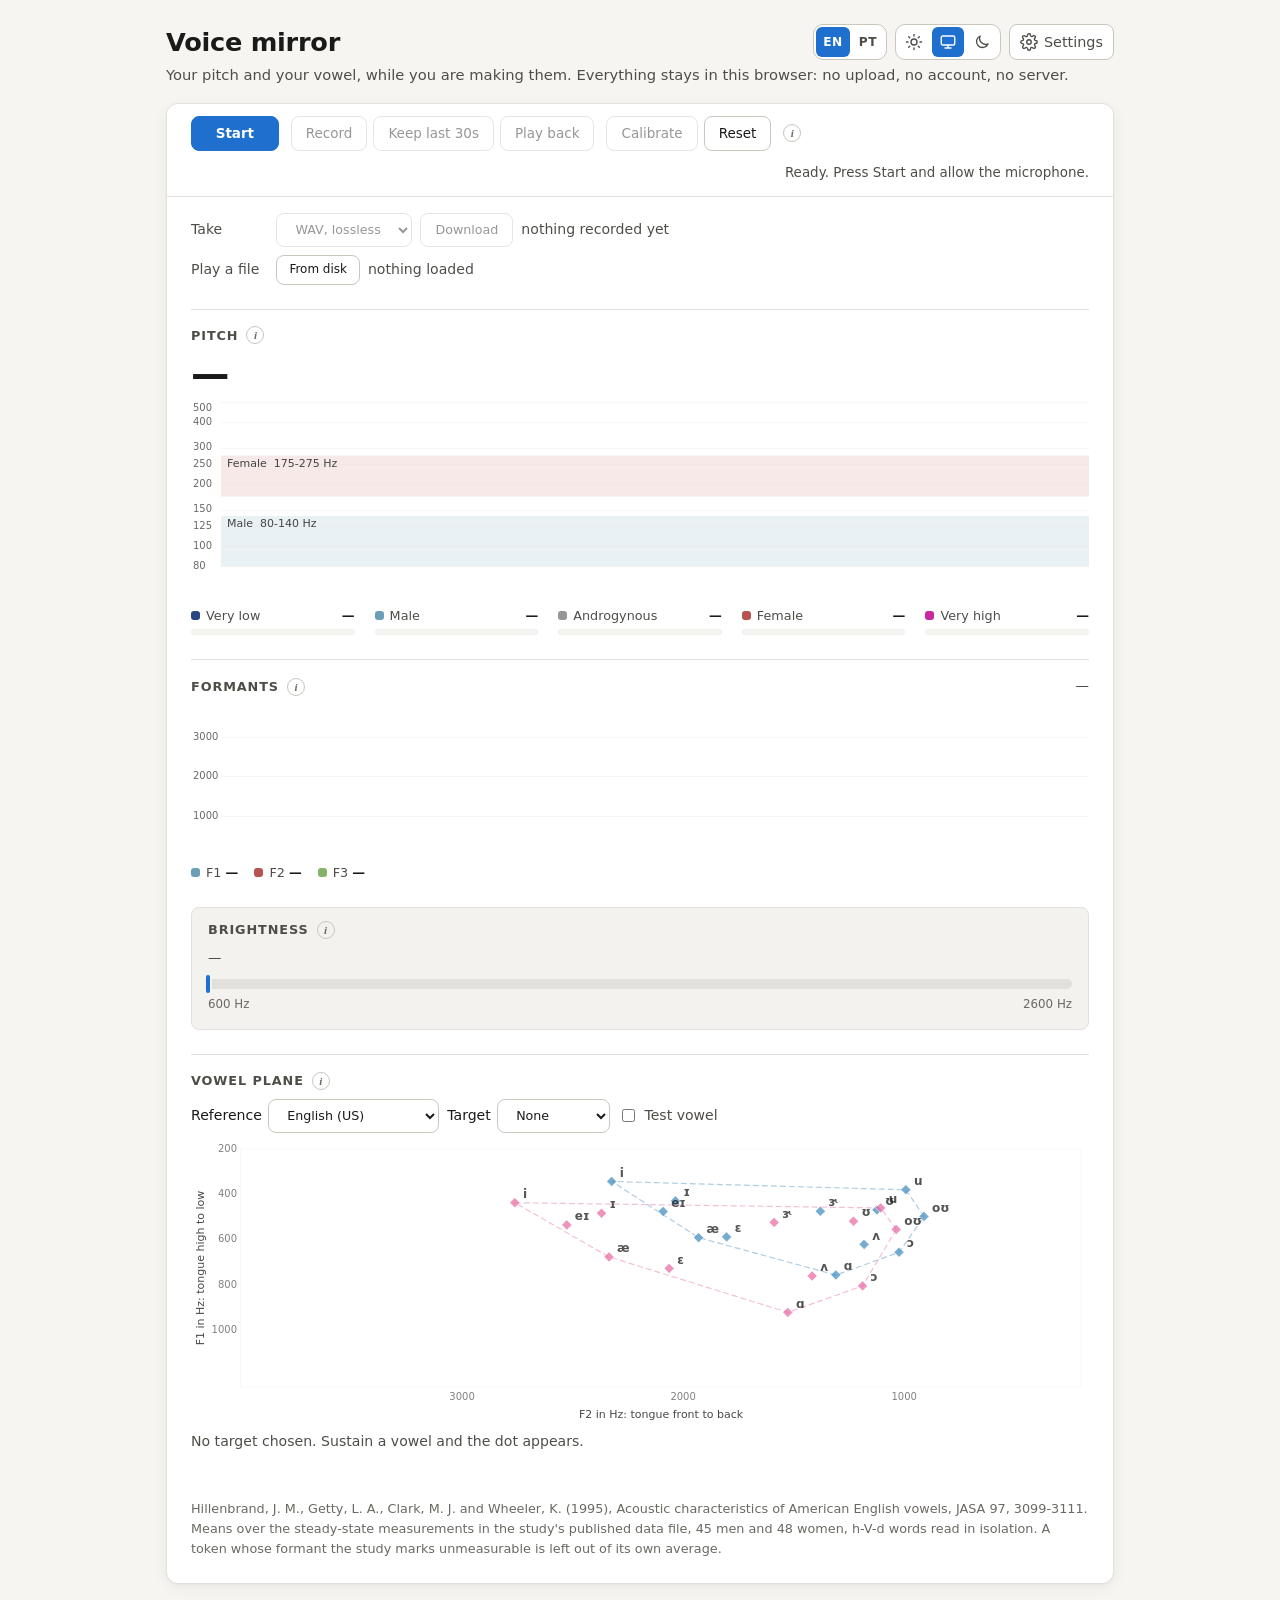
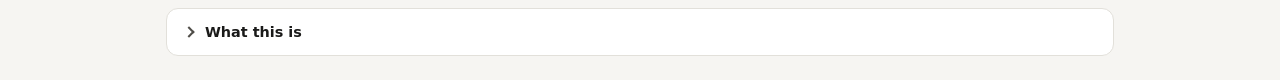
<file: index.html>
<!DOCTYPE html>
<html lang="en">
<head>
<meta charset="utf-8">
<meta name="viewport" content="width=device-width, initial-scale=1">
<title data-i18n="h.title">Voice mirror</title>
<meta name="description" data-i18n-attr="content:h.description" content="A browser mirror for your voice: pitch, brightness and vowel, live, with nothing leaving the machine.">
<!-- A drawn badge, not a bare emoji glyph: an emoji takes the colour of
     whatever is behind it, and it vanished into a dark tab bar. SVG first,
     PNG for Safari and for the home screen. -->
<link rel="icon" href="icon.svg" type="image/svg+xml">
<link rel="icon" href="icon-32.png" sizes="32x32" type="image/png">
<link rel="apple-touch-icon" href="icon-180.png">
<!-- Link previews. Read by whatever fetches the link, which runs no script, so
     they stay in English. -->
<meta name="theme-color" content="#f6f5f2" media="(prefers-color-scheme: light)">
<meta name="theme-color" content="#111110" media="(prefers-color-scheme: dark)">
<meta property="og:type" content="website">
<meta property="og:site_name" content="Voice mirror">
<meta property="og:locale" content="en_GB">
<meta property="og:locale:alternate" content="pt_BR">
<meta name="twitter:card" content="summary_large_image">
<meta property="og:title" content="Voice mirror">
<meta property="og:description" content="Your pitch and your vowel, live, in the browser. No upload, no account, no server.">
<!-- Absolute, and the address the site is served from: a preview is fetched by
     something that has no page to resolve a relative URL against. -->
<meta property="og:url" content="https://vexoulz.github.io/voice-mirror/">
<link rel="canonical" href="https://vexoulz.github.io/voice-mirror/">
<meta property="og:image" content="https://vexoulz.github.io/voice-mirror/preview.png">
<meta property="og:image:width" content="2400">
<meta property="og:image:height" content="1260">
<meta property="og:image:alt" content="The vowel plane: reference vowels of Portuguese, with a path traced across them and the voice dot on a.">
<meta name="twitter:image" content="https://vexoulz.github.io/voice-mirror/preview.png">
<!-- version:start. Written by tools/stamp.mjs; edit that, not this. -->
<link rel="stylesheet" href="app.css?v=202609171718">
<script type="importmap">
{
  "imports": {
    "./js/audio.js": "./js/audio.js?v=202609171718",
    "./js/constants.js": "./js/constants.js?v=202609171718",
    "./js/draw.js": "./js/draw.js?v=202609171718",
    "./js/dsp.js": "./js/dsp.js?v=202609171718",
    "./js/i18n.js": "./js/i18n.js?v=202609171718",
    "./js/lang/en.js": "./js/lang/en.js?v=202609171718",
    "./js/lang/pt.js": "./js/lang/pt.js?v=202609171718",
    "./js/main.js": "./js/main.js?v=202609171718",
    "./js/markdown.js": "./js/markdown.js?v=202609171718",
    "./js/reference-page.js": "./js/reference-page.js?v=202609171718",
    "./js/reference.js": "./js/reference.js?v=202609171718",
    "./js/save.js": "./js/save.js?v=202609171718",
    "./js/settings.js": "./js/settings.js?v=202609171718",
    "./js/synth.js": "./js/synth.js?v=202609171718",
    "./js/ui.js": "./js/ui.js?v=202609171718",
    "./js/version.js": "./js/version.js?v=202609171718",
    "./js/wav.js": "./js/wav.js?v=202609171718"
  }
}
</script>
<!-- version:end -->
</head>
<body>

<!--
  The English on this page is the English: js/i18n.js reads it back out of
  the markup for any element marked data-i18n, and js/lang/pt.js holds the
  Portuguese for the same keys.
-->

<header class="head">
  <h1 data-i18n="h.title">Voice mirror</h1>
  <div class="head-tools">
    <div id="lang" class="theme-switch lang-switch" role="radiogroup" aria-label="Language"
         data-i18n-attr="aria-label:h.language">
      <label class="seg" title="English">
        <input type="radio" name="lang" value="en" aria-label="English"><span lang="en">EN</span>
      </label>
      <label class="seg" title="Português">
        <input type="radio" name="lang" value="pt" aria-label="Português"><span lang="pt-BR">PT</span>
      </label>
    </div>

    <!-- System is the default and sits in the middle: light and dark are the
         two overrides either side of it. -->
    <div id="theme" class="theme-switch" role="radiogroup" aria-label="Theme"
         data-i18n-attr="aria-label:h.theme">
      <label class="seg" title="Light" data-i18n-attr="title:h.light">
        <input type="radio" name="theme" value="light" aria-label="Light theme"
               data-i18n-attr="aria-label:h.lightTheme">
        <svg viewBox="0 0 24 24" aria-hidden="true"><circle cx="12" cy="12" r="4"/><path d="M12 2v2M12 20v2M4.9 4.9l1.4 1.4M17.7 17.7l1.4 1.4M2 12h2M20 12h2M4.9 19.1l1.4-1.4M17.7 6.3l1.4-1.4"/></svg>
      </label>
      <label class="seg" title="Follow the system" data-i18n-attr="title:h.system">
        <input type="radio" name="theme" value="system" aria-label="Follow the system theme" checked
               data-i18n-attr="aria-label:h.systemTheme">
        <svg viewBox="0 0 24 24" aria-hidden="true"><rect x="3" y="4" width="18" height="12" rx="2"/><path d="M8 20h8M12 16v4"/></svg>
      </label>
      <label class="seg" title="Dark" data-i18n-attr="title:h.dark">
        <input type="radio" name="theme" value="dark" aria-label="Dark theme"
               data-i18n-attr="aria-label:h.darkTheme">
        <svg viewBox="0 0 24 24" aria-hidden="true"><path d="M20 14.5A8 8 0 0 1 9.5 4a8 8 0 1 0 10.5 10.5z"/></svg>
      </label>
    </div>

    <details id="settings" class="settings">
      <summary class="tool" aria-label="Settings" title="Settings"
               data-i18n-attr="aria-label:h.settings,title:h.settings">
        <svg viewBox="0 0 24 24" aria-hidden="true"><circle cx="12" cy="12" r="3"/><path d="M19.4 15a1.7 1.7 0 0 0 .3 1.8l.1.1a2 2 0 1 1-2.8 2.8l-.1-.1a1.7 1.7 0 0 0-1.8-.3 1.7 1.7 0 0 0-1 1.5V21a2 2 0 1 1-4 0v-.1a1.7 1.7 0 0 0-1.1-1.5 1.7 1.7 0 0 0-1.8.3l-.1.1a2 2 0 1 1-2.8-2.8l.1-.1a1.7 1.7 0 0 0 .3-1.8 1.7 1.7 0 0 0-1.5-1H3a2 2 0 1 1 0-4h.1a1.7 1.7 0 0 0 1.5-1.1 1.7 1.7 0 0 0-.3-1.8l-.1-.1a2 2 0 1 1 2.8-2.8l.1.1a1.7 1.7 0 0 0 1.8.3H9a1.7 1.7 0 0 0 1-1.5V3a2 2 0 1 1 4 0v.1a1.7 1.7 0 0 0 1 1.5 1.7 1.7 0 0 0 1.8-.3l.1-.1a2 2 0 1 1 2.8 2.8l-.1.1a1.7 1.7 0 0 0-.3 1.8V9a1.7 1.7 0 0 0 1.5 1H21a2 2 0 1 1 0 4h-.1a1.7 1.7 0 0 0-1.5 1z"/></svg>
        <span class="tool-label" data-i18n="h.settings">Settings</span>
      </summary>
      <div class="settings-panel">
        <div class="settings-top">
          <h2 data-i18n="h.settings">Settings</h2>
          <button type="button" id="setClose" class="ghost" data-i18n="h.done">Done</button>
        </div>

        <section>
          <h3 data-i18n="h.show">Show</h3>
          <div id="panels" class="panel-bar"></div>
        </section>

        <section>
          <div class="sec-head">
            <h3 data-i18n="h.bands">Pitch bands</h3>
            <button type="button" class="info" aria-expanded="false" aria-controls="info-bands"
                    aria-label="About pitch bands" data-i18n-attr="aria-label:h.bandsAbout">i</button>
          </div>
          <div id="info-bands" class="info-text" hidden data-i18n="h.bandsInfo">
            <p>The ranges the pitch panel counts your voiced time against, each on its own. Bands may
              overlap, so their shares can add up to more than 100%. Untick Shade to keep a band off the
              trace while it still counts, and tick the box below to also see the time inside no band.</p>
            <p>They are a reference, not a target. Use your clinician's if they differ. Changes apply as
              you type, and the whole session is recounted against the new bands.</p>
          </div>
          <div id="bands" class="bands"></div>
          <label class="check"><input type="checkbox" id="showOutside">
            <span data-i18n="h.showOutside">Show time outside every band</span></label>
          <div class="bar">
            <button id="bandAdd" class="ghost" data-i18n="h.bandAdd">Add a band</button>
            <button id="bandReset" class="ghost" data-i18n="h.bandReset">Back to the shipped bands</button>
          </div>
        </section>

        <section>
          <div class="sec-head">
            <h3 data-i18n="h.ref">Reference vowels</h3>
            <button type="button" class="info" aria-expanded="false" aria-controls="info-ref"
                    aria-label="About reference vowels" data-i18n-attr="aria-label:h.refAbout">i</button>
          </div>
          <div id="info-ref" class="info-text" hidden data-i18n="h.refInfo">
            <p>The diamonds on the vowel plane and the entries in Target. Load a JSON file to use your
              own: your clinician's values, another language, or your own practice sentences.</p>
            <p>It is read here and saved in this browser, never uploaded. The format is on
              <a href="reference.html">the reference page</a>, beside the two shipped sets to read or
              download as a starting point. You can also drop the file anywhere on this page.</p>
          </div>
          <div class="bar">
            <input type="file" id="pickRef" accept="application/json,.json" hidden>
            <button id="pickRefBtn" class="ghost" data-i18n="h.refLoad">Load reference</button>
            <button id="refReset" class="ghost" disabled data-i18n="h.refReset">Back to the shipped reference</button>
            <a class="ghost-link" href="reference.html" data-i18n="h.refView">View the shipped references</a>
            <span id="refName" class="dim"></span>
          </div>
        </section>

        <section>
          <div class="sec-head">
            <h3 data-i18n="h.these">These settings</h3>
            <button type="button" class="info" aria-expanded="false" aria-controls="info-settings"
                    aria-label="Where settings are kept" data-i18n-attr="aria-label:h.theseAbout">i</button>
          </div>
          <div id="info-settings" class="info-text" hidden data-i18n="h.theseInfo">
            <p>Everything above lives in this browser and nowhere else. It does not follow you to another
              machine, and clearing site data clears it. Export is how you move it, and how you keep a
              copy. Nothing about your voice is ever in it.</p>
          </div>
          <div class="bar">
            <button id="setExport" class="ghost" data-i18n="h.export">Export settings</button>
            <input type="file" id="setImportFile" accept="application/json,.json" hidden>
            <button id="setImport" class="ghost" data-i18n="h.import">Import settings</button>
            <button id="setReset" class="ghost" data-i18n="h.resetAll">Reset everything</button>
          </div>
        </section>
      </div>
    </details>
  </div>
  <p class="sub" data-i18n="h.sub">Your pitch and your vowel, while you are making them. Everything stays in this
    browser: no upload, no account, no server.</p>
</header>

<noscript><p class="warn">This page is all JavaScript. With it off there is nothing here.</p></noscript>
<p id="insecure" class="warn" hidden data-i18n="h.insecure">This page is not on a secure origin, so the browser will not
  give it a microphone. Open it over https, or from localhost.</p>

<!--
  Every explanation on the page sits behind a small (i) button rather than in a
  hover tooltip: a tooltip does not exist on a touch screen, and a paragraph
  under every panel is more than anyone reads while speaking. ui.js wires any
  .info button to the element its aria-controls names.
-->

<main class="card">
  <div class="bar controls">
    <button id="start" class="primary">Start</button>
    <div class="group" role="group" aria-label="Takes" data-i18n-attr="aria-label:h.takes">
      <button id="rec" disabled>Record</button>
      <button id="keep" disabled data-i18n="h.keep">Keep last 30s</button>
      <button id="play" disabled>Play back</button>
    </div>
    <div class="group" role="group" aria-label="Session" data-i18n-attr="aria-label:h.session">
      <button id="cal" disabled data-i18n="h.cal">Calibrate</button>
      <button id="reset" data-i18n="h.reset">Reset</button>
    </div>
    <button type="button" class="info" aria-expanded="false" aria-controls="info-controls"
            aria-label="What these buttons do" data-i18n-attr="aria-label:h.controlsAbout">i</button>
    <span id="status" class="status" role="status" aria-live="polite"></span>
  </div>
  <div id="info-controls" class="info-text" hidden data-i18n="h.controlsInfo">
    <p><b>Start</b> opens the microphone and begins showing your voice. <b>Stop</b> closes it again.</p>
    <p><b>Record</b> captures a take you can download, as lossless WAV or as a smaller compressed file.</p>
    <p><b>Keep last 30s</b> turns the last thirty seconds the microphone heard into a take, even if
      Record was off. It still works after you press Stop, so a phrase you only realise was good
      afterwards is not lost. It is WAV only.</p>
    <p><b>Play back</b> runs the loaded take or file through the same analysis, so everything moves
      as it did live, without the room adding to it.</p>
    <p><b>Calibrate</b> listens to your room for a few seconds, staying quiet, and sets how loud a
      sound has to be before it counts as voice. Use it if the trace picks up background noise, or
      misses a quiet voice.</p>
    <p><b>Reset</b> clears every figure on screen. Recordings and loaded files are kept.</p>
  </div>

  <div class="io">
    <div class="bar sub-bar">
      <span class="label" data-i18n="h.take">Take</span>
      <select id="format" disabled aria-label="Download format" data-i18n-attr="aria-label:h.format">
        <option value="wav" data-i18n="h.wav">WAV, lossless</option>
        <option value="webm" data-i18n="h.webm">Compressed</option>
      </select>
      <button id="download" disabled data-i18n="h.download">Download</button>
      <span id="take" class="dim">nothing recorded yet</span>
    </div>

    <div class="bar sub-bar">
      <span class="label" data-i18n="h.playFile">Play a file</span>
      <input type="file" id="pick" accept="audio/*,video/*" hidden>
      <button id="pickBtn" class="ghost" data-i18n="h.fromDisk">From disk</button>
      <span id="clip" class="dim">nothing loaded</span>
    </div>
  </div>

  <section class="panel" data-panel="pitch" aria-labelledby="h-pitch">
    <div class="panel-head">
      <h2 id="h-pitch" data-i18n="h.pitch">Pitch</h2>
      <button type="button" class="info" aria-expanded="false" aria-controls="info-pitch"
              aria-label="About the pitch panel" data-i18n-attr="aria-label:h.pitchAbout">i</button>
    </div>
    <div id="info-pitch" class="info-text" hidden data-i18n="h.pitchInfo">
      <p>The line is your pitch over the last ten seconds, on a scale that gives each octave the
        same height. Gaps are silence, or a consonant with no voice in it: the page draws a gap
        rather than guessing.</p>
      <p>The shaded areas are reference bands, which you can change in Settings. The meters
        underneath show how much of your voiced time this session fell inside each band. Bands can
        overlap, so the shares can add up to more than 100%. Settings can add a meter for the time
        inside none of them.</p>
    </div>
    <div class="readout">
      <span id="now" class="big">—</span>
      <span id="median" class="dim"></span>
    </div>
    <canvas id="trace" height="190" role="img" data-i18n-attr="aria-label:h.traceLabel"
            aria-label="Your pitch over the last ten seconds, against the reference bands. The current value and median are shown in text above."></canvas>
    <div id="share" class="share-list"></div>
  </section>

  <section class="panel" data-panel="formants" aria-labelledby="h-formants">
    <div class="panel-head">
      <h2 id="h-formants" data-i18n="h.formants">Formants</h2>
      <button type="button" class="info" aria-expanded="false" aria-controls="info-formants"
              aria-label="About the formants panel" data-i18n-attr="aria-label:h.formantsAbout">i</button>
      <span id="formantNow" class="meta">—</span>
    </div>
    <div id="info-formants" class="info-text" hidden data-i18n="h.formantsInfo">
      <p>The first three resonances of your vocal tract, over the same ten seconds as the pitch.
        F1 moves mostly with how open your jaw is, F2 with how far forward your tongue sits, and F3
        with the rest of the tract.</p>
      <p>These are raw frame-by-frame estimates, so they show the movement between vowels that the
        vowel plane below deliberately ignores. Gaps are unvoiced.</p>
    </div>
    <canvas id="formants" height="150" role="img" data-i18n-attr="aria-label:h.formantsLabel"
            aria-label="F1, F2 and F3 over the last ten seconds. The latest values and session medians are shown in text."></canvas>
    <div id="formantKey" class="legend"></div>
  </section>

  <div class="stat-grid">
    <section class="panel" data-panel="bright" aria-labelledby="h-bright">
      <div class="panel-head">
        <h2 id="h-bright" data-i18n="h.bright">Brightness</h2>
        <button type="button" class="info" aria-expanded="false" aria-controls="info-bright"
                aria-label="About brightness" data-i18n-attr="aria-label:h.brightAbout">i</button>
        <span id="brightNum" class="meta">—</span>
      </div>
      <div id="info-bright" class="info-text" hidden data-i18n="h.brightInfo">
        <p>The spectral centroid: the balance point of your voice's energy, in Hz. A brighter, more
          forward sound moves it right; a darker one moves it left. It is what resonance exercises
          change, and a pitch trace says nothing about it.</p>
        <p>There is no target band here, because none is published. Watch which way it moves.</p>
      </div>
      <div id="brightBar" class="track"><div id="brightPin" class="pin"></div></div>
      <div class="scale"><span id="brightLo"></span><span id="brightMed"></span><span id="brightHi"></span></div>
    </section>

    <section class="panel" data-panel="intone" aria-labelledby="h-intone">
      <div class="panel-head">
        <h2 id="h-intone" data-i18n="h.intone">Intonation variability</h2>
        <button type="button" class="info" aria-expanded="false" aria-controls="info-intone"
                aria-label="About intonation variability" data-i18n-attr="aria-label:h.intoneAbout">i</button>
        <span id="intoneSess" class="meta">—</span>
      </div>
      <div id="info-intone" class="info-text" hidden data-i18n="h.intoneInfo">
        <p>How far your pitch moves, in semitones, over the last ten seconds. The session figure sits
          beside it. A flat delivery reads as masculine whatever its height.</p>
      </div>
      <div class="stat-row"><span id="intoneBig" class="mid">—</span><span class="dim" data-i18n="h.semitones">semitones</span></div>
    </section>

    <section class="panel" data-panel="vtl" aria-labelledby="h-vtl">
      <div class="panel-head">
        <h2 id="h-vtl" data-i18n="h.vtl">Vocal tract length</h2>
        <button type="button" class="info" aria-expanded="false" aria-controls="info-vtl"
                aria-label="About vocal tract length" data-i18n-attr="aria-label:h.vtlAbout">i</button>
        <span id="vtlSess" class="meta">—</span>
      </div>
      <div id="info-vtl" class="info-text" hidden data-i18n="h.vtlInfo">
        <p>Estimated from the spacing between F1 and F3, on held vowels only. It shortens when the
          larynx rises. It is an index for watching change, not an anatomy measurement.</p>
      </div>
      <div class="stat-row"><span id="vtlBig" class="mid">—</span><span class="dim">cm</span></div>
    </section>
  </div>

  <section class="panel" data-panel="plane" aria-labelledby="h-plane">
    <div class="panel-head">
      <h2 id="h-plane" data-i18n="h.plane">Vowel plane</h2>
      <button type="button" class="info" aria-expanded="false" aria-controls="info-plane"
              aria-label="How to read the vowel plane" data-i18n-attr="aria-label:h.planeAbout">i</button>
    </div>
    <div id="info-plane" class="info-text" hidden data-i18n="h.planeInfo">
      <p>Read it as a mouth facing left: up is a higher tongue, left is a fronter one. The green
        dot is the last vowel you held. It turns solid once the vowel holds still, and stays faint on
        consonants and transitions.</p>
      <p>The diamonds are published averages for women (pink) and men (blue) saying single words.
        Running speech sits inside them even when nothing about a voice differs, so read position
        and spread, not distance to a diamond.</p>
      <p>Pick a Target to see how far you are from both reference points for that vowel, and which
        way to move. Neither point is a goal the page chooses for you.</p>
      <p><b>Test vowel</b>: tick it, then click anywhere on the plane to hear a synthetic vowel with
        its F1 and F2 at that spot, or drag to hear it glide. It plays through the same analysis as a
        recording, but never into your session: your figures stay as they were.</p>
      <p>Without a pointer, type F1 and F2 into the boxes and press Play, or Enter in either box.
        A click or a glide fills the boxes with where it was.</p>
      <p>A click holds for a moment and ends by comparing what was asked with what the analysis
        heard, in the status line and as a green ring tied to the crosshair. A glide is not
        compared. Vocal tract sets F3 and above, so the vocal tract length panel's estimate reads it
        back, and Natural voice adds the small unevenness a real voice has. Where F2 sits below F1
        or very near it, no real vowel lives, and the dot may not follow.</p>
    </div>
    <div class="bar sub-bar">
      <label><span data-i18n="h.reference">Reference</span> <select id="refLang"></select></label>
      <label><span data-i18n="h.target">Target</span> <select id="target"><option value="">None</option></select></label>
      <label class="check"><input type="checkbox" id="toneOn" aria-controls="toneBar" autocomplete="off">
        <span data-i18n="h.toneOn">Test vowel</span></label>
    </div>
    <div id="toneBar" class="bar sub-bar tone-bar" hidden>
      <span class="dim" data-i18n="h.toneHint">Click the plane to hear it, drag to glide, or type F1 and F2 and press Play.</span>
      <label>F1 <input type="number" id="toneF1" min="200" max="1250" step="1" value="500"
                       aria-label="F1 in Hz" data-i18n-attr="aria-label:h.toneF1"></label>
      <label>F2 <input type="number" id="toneF2" min="200" max="4000" step="1" value="1500"
                       aria-label="F2 in Hz" data-i18n-attr="aria-label:h.toneF2"></label>
      <button id="tonePlay" class="ghost" data-i18n="h.tonePlay">Play</button>
      <label><span data-i18n="h.tonePitch">Pitch</span>
        <input type="number" id="tonePitch" min="60" max="500" step="1" value="180"> Hz</label>
      <label><span data-i18n="h.toneTract">Vocal tract</span>
        <input type="range" id="toneTract" min="12" max="20" step="0.5" value="17">
        <output id="toneTractOut" for="toneTract">17.0</output> cm</label>
      <label class="check"><input type="checkbox" id="toneNatural">
        <span data-i18n="h.toneNatural">Natural voice</span></label>
    </div>
    <canvas id="plane" height="260" role="img" data-i18n-attr="aria-label:h.planeLabel"
            aria-label="Vowel plane: your last held vowel against the reference vowels. Distances to a chosen target are given in text below."></canvas>
    <div id="hint" class="hint"></div>
    <p id="cite" class="faint"></p>
  </section>

  <section class="panel" data-panel="say" aria-labelledby="h-say" hidden>
    <div class="panel-head">
      <h2 id="h-say" data-i18n="h.say">Say</h2>
      <span class="meta"><button id="sayNext" class="ghost tiny" data-i18n="h.next">Next</button></span>
    </div>
    <p id="sayLine" class="say"></p>
  </section>
</main>

<footer class="foot">
  <details class="fold">
    <summary data-i18n="h.about">What this is</summary>
    <div class="fold-body">
      <div data-i18n="h.aboutText">
        <p><strong>A mirror, not a measurement.</strong> Press Start and it shows you your pitch and your
          vowel as you make them. Each panel's <span class="i-inline">i</span> explains how to read it.</p>
        <p><strong>Its numbers are not a measurement of you.</strong> The analysis runs on 85 milliseconds
          of sound at a time, in a browser, through different algorithms from the ones a clinic uses.
          Read it as a direction, never as a value, and never against a threshold.</p>
        <p><strong>Nothing leaves this browser.</strong> No upload, no analytics, no account, no server.
          The microphone is released when you press Stop or close the tab, and every figure on screen
          dies with it. A take exists only until you download it or leave.</p>
      </div>
      <p id="sources" class="faint"></p>
      <p class="faint" data-i18n="h.licence">Free software under the <a href="LICENSE">GNU AGPL v3 or later</a>. The whole page is the
        source: nothing runs anywhere but here.</p>
    </div>
  </details>
</footer>

<script type="module" src="js/main.js?v=202609171718"></script>
</body>
</html>
</file>
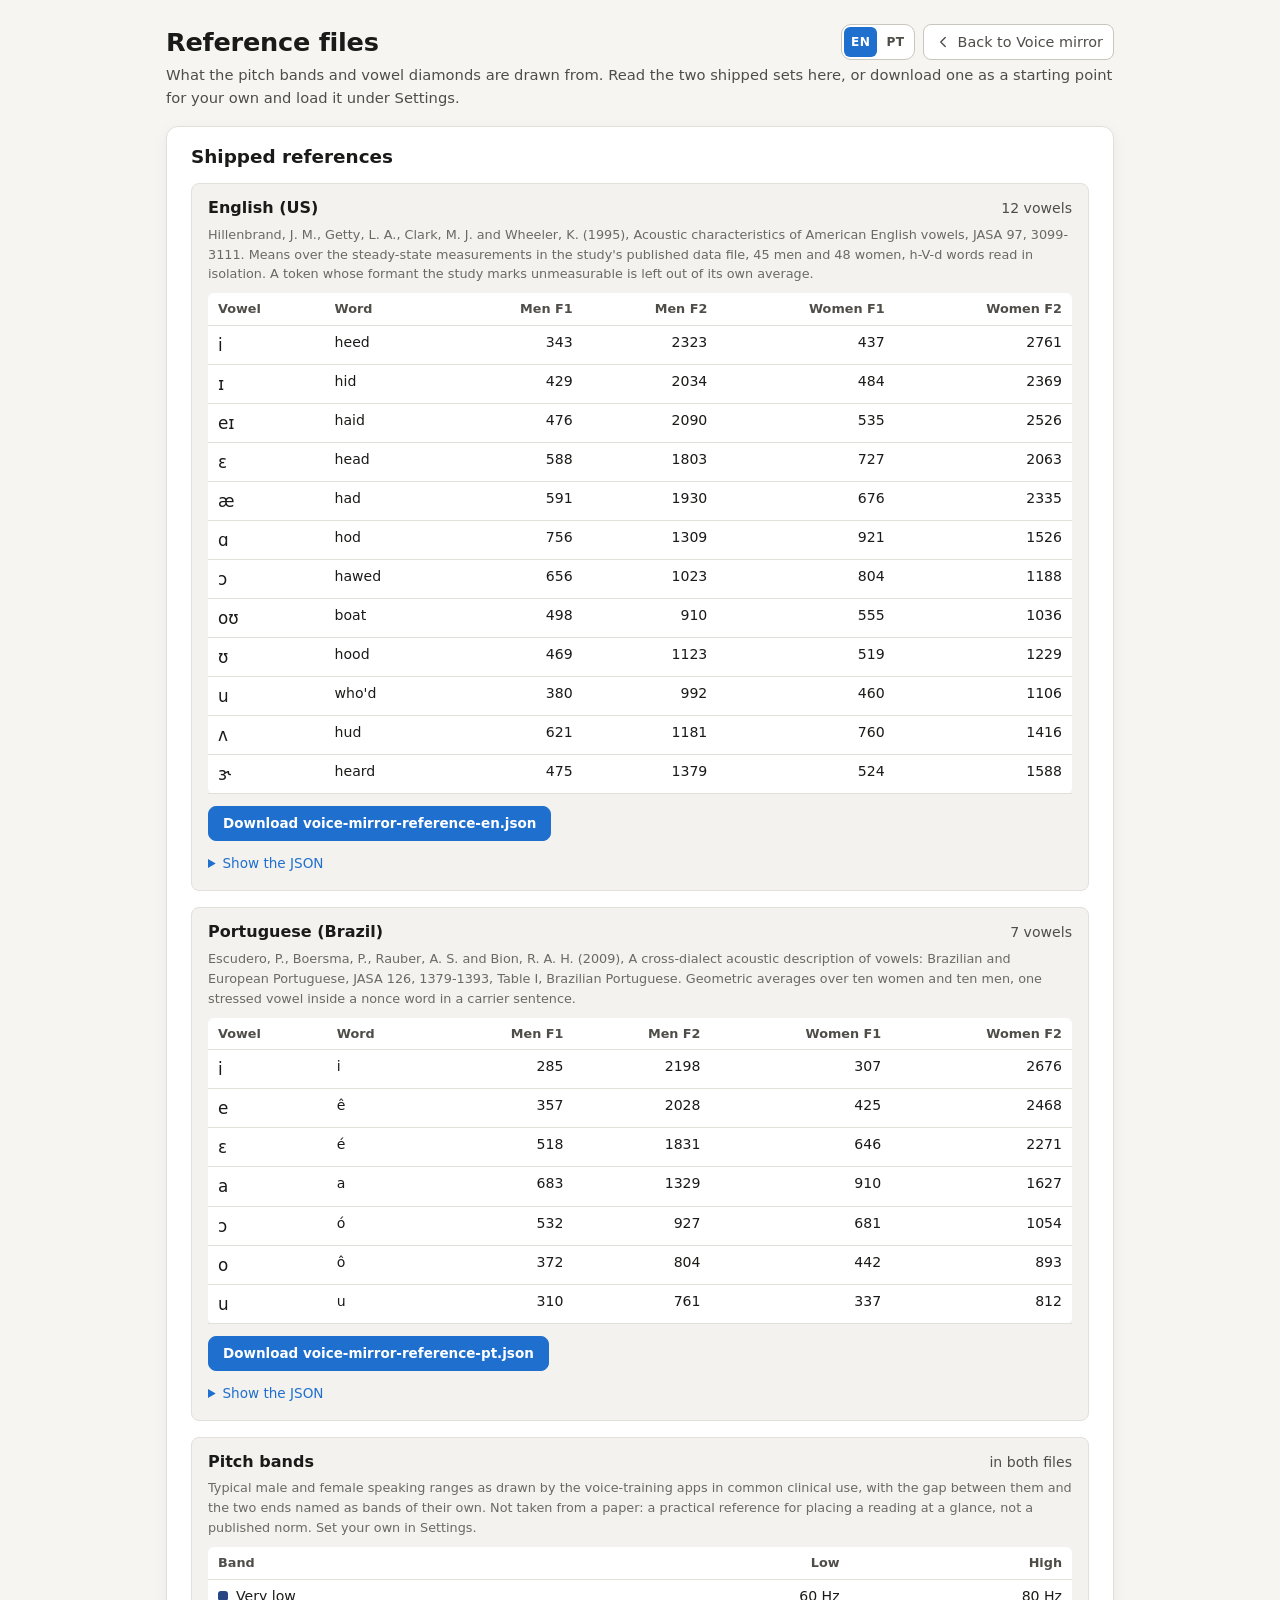
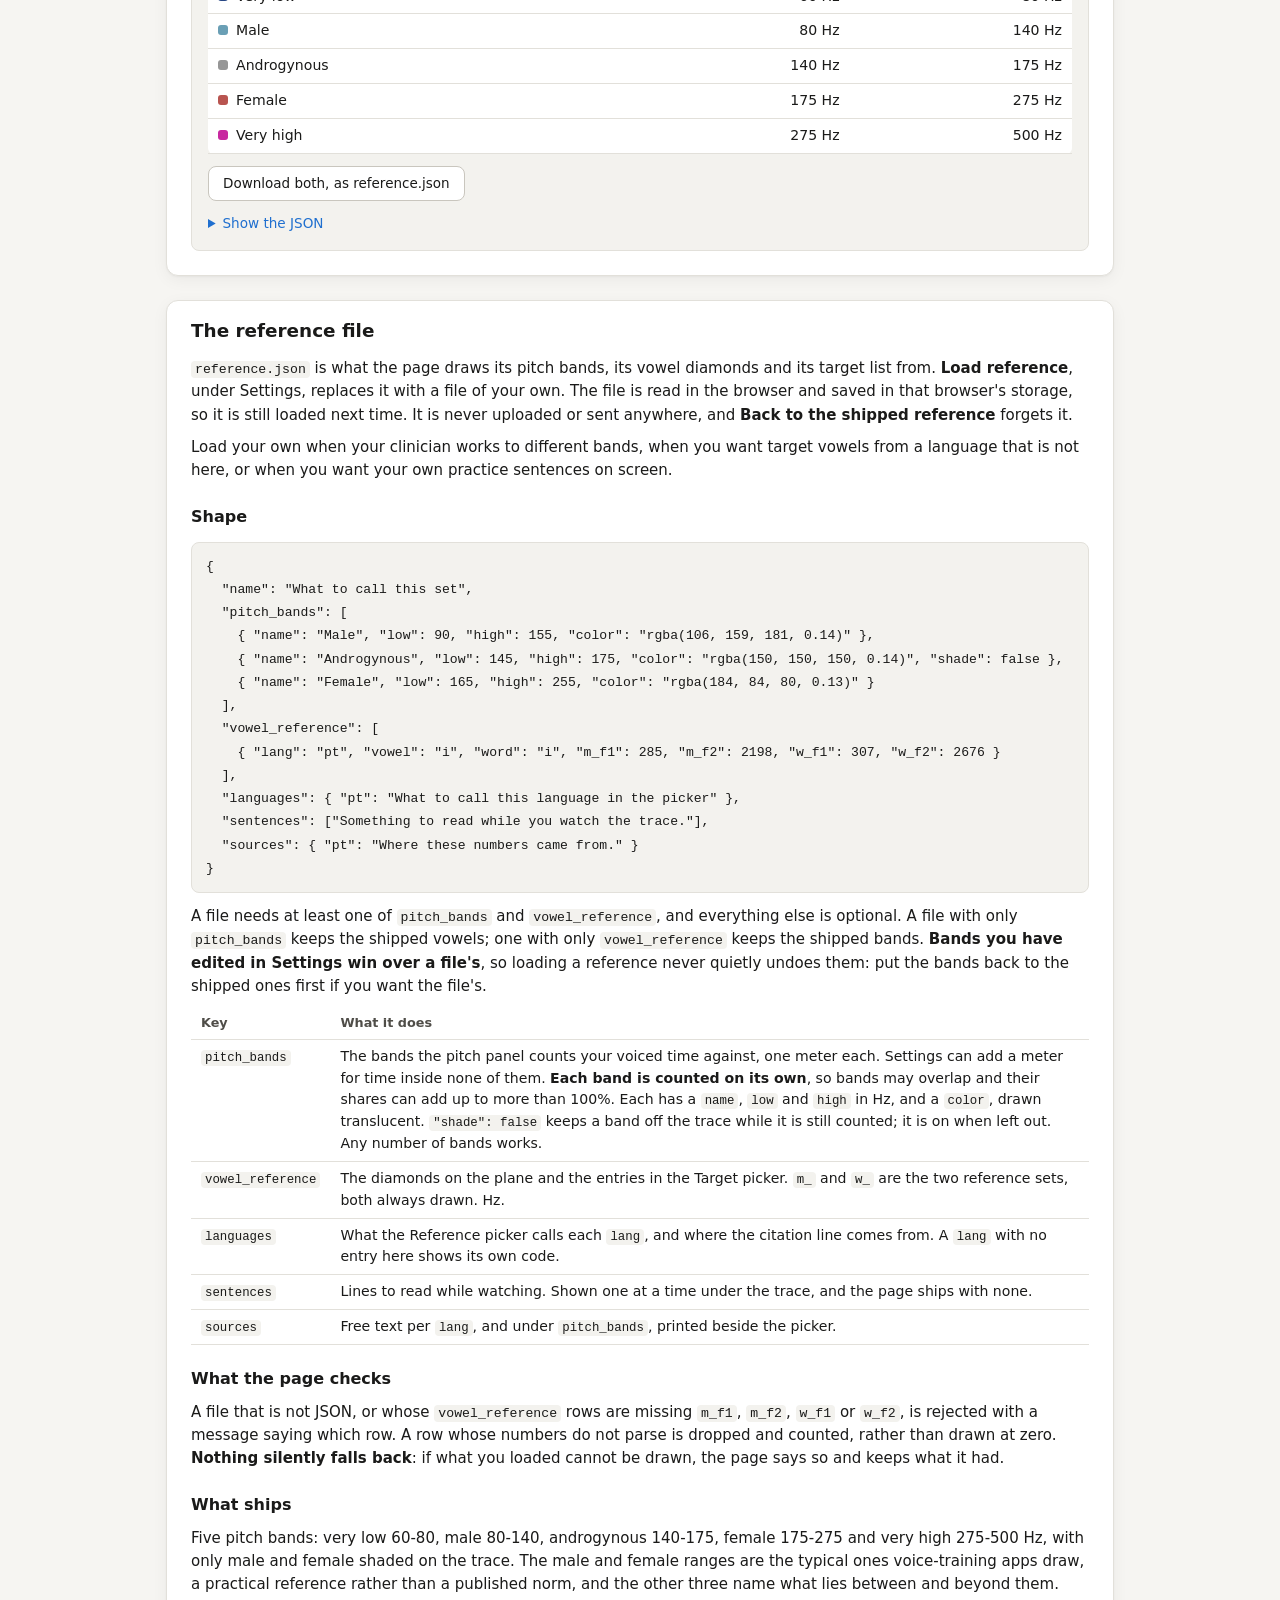
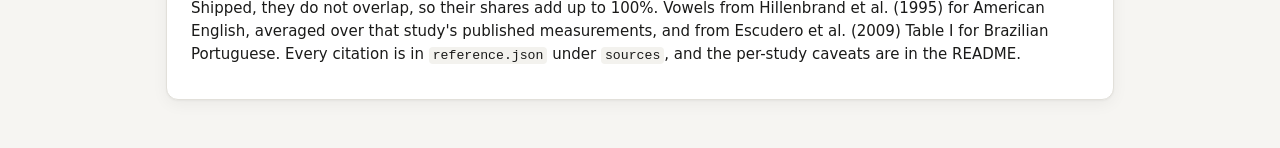
<file: reference.html>
<!DOCTYPE html>
<html lang="en">
<head>
<meta charset="utf-8">
<meta name="viewport" content="width=device-width, initial-scale=1">
<title data-i18n="rp.h.title">Reference files</title>
<meta name="description" data-i18n-attr="content:rp.h.description" content="The reference files Voice mirror draws its pitch bands and vowel diamonds from: the format, and the shipped sets to read or download.">
<!-- A drawn badge, not a bare emoji glyph: an emoji takes the colour of
     whatever is behind it, and it vanished into a dark tab bar. SVG first,
     PNG for Safari and for the home screen. -->
<link rel="icon" href="icon.svg" type="image/svg+xml">
<link rel="icon" href="icon-32.png" sizes="32x32" type="image/png">
<link rel="apple-touch-icon" href="icon-180.png">
<meta name="theme-color" content="#f6f5f2" media="(prefers-color-scheme: light)">
<meta name="theme-color" content="#111110" media="(prefers-color-scheme: dark)">
<meta property="og:type" content="website">
<meta property="og:site_name" content="Voice mirror">
<meta property="og:locale" content="en_GB">
<meta property="og:locale:alternate" content="pt_BR">
<meta name="twitter:card" content="summary_large_image">
<meta property="og:title" content="Voice mirror: reference files">
<meta property="og:description" content="The pitch bands and vowel reference Voice mirror draws from, to read or download.">
<meta property="og:url" content="https://vexoulz.github.io/voice-mirror/reference.html">
<link rel="canonical" href="https://vexoulz.github.io/voice-mirror/reference.html">
<meta property="og:image" content="https://vexoulz.github.io/voice-mirror/preview.png">
<meta property="og:image:width" content="2400">
<meta property="og:image:height" content="1260">
<meta property="og:image:alt" content="Voice mirror reference files: the pitch bands and vowel sets it draws from.">
<meta name="twitter:image" content="https://vexoulz.github.io/voice-mirror/preview.png">
<!-- version:start. Written by tools/stamp.mjs; edit that, not this. -->
<link rel="stylesheet" href="app.css?v=202609171718">
<script type="importmap">
{
  "imports": {
    "./js/audio.js": "./js/audio.js?v=202609171718",
    "./js/constants.js": "./js/constants.js?v=202609171718",
    "./js/draw.js": "./js/draw.js?v=202609171718",
    "./js/dsp.js": "./js/dsp.js?v=202609171718",
    "./js/i18n.js": "./js/i18n.js?v=202609171718",
    "./js/lang/en.js": "./js/lang/en.js?v=202609171718",
    "./js/lang/pt.js": "./js/lang/pt.js?v=202609171718",
    "./js/main.js": "./js/main.js?v=202609171718",
    "./js/markdown.js": "./js/markdown.js?v=202609171718",
    "./js/reference-page.js": "./js/reference-page.js?v=202609171718",
    "./js/reference.js": "./js/reference.js?v=202609171718",
    "./js/save.js": "./js/save.js?v=202609171718",
    "./js/settings.js": "./js/settings.js?v=202609171718",
    "./js/synth.js": "./js/synth.js?v=202609171718",
    "./js/ui.js": "./js/ui.js?v=202609171718",
    "./js/version.js": "./js/version.js?v=202609171718",
    "./js/wav.js": "./js/wav.js?v=202609171718"
  }
}
</script>
<!-- version:end -->
</head>
<body class="doc">

<header class="head">
  <h1 data-i18n="rp.h.title">Reference files</h1>
  <div class="head-tools">
    <div id="lang" class="theme-switch lang-switch" role="radiogroup" aria-label="Language"
         data-i18n-attr="aria-label:h.language">
      <label class="seg" title="English">
        <input type="radio" name="lang" value="en" aria-label="English"><span lang="en">EN</span>
      </label>
      <label class="seg" title="Português">
        <input type="radio" name="lang" value="pt" aria-label="Português"><span lang="pt-BR">PT</span>
      </label>
    </div>
    <a class="tool" href="./">
      <svg viewBox="0 0 24 24" aria-hidden="true"><path d="M15 18l-6-6 6-6"/></svg>
      <span class="tool-label" data-i18n="rp.h.back">Back to Voice mirror</span>
    </a>
  </div>
  <p class="sub" data-i18n="rp.h.sub">What the pitch bands and vowel diamonds are drawn from. Read the two shipped sets
    here, or download one as a starting point for your own and load it under Settings.</p>
</header>

<noscript><p class="warn">This page reads the files with JavaScript. They are also at
  <a href="data/reference.json">data/reference.json</a> and
  <a href="data/reference.md">data/reference.md</a>.</p></noscript>

<main>
  <section class="card" aria-labelledby="h-sets">
    <h2 id="h-sets" data-i18n="rp.h.sets">Shipped references</h2>
    <div id="sets" class="sets"><p class="dim" data-i18n="rp.h.loading">Loading…</p></div>
  </section>

  <!-- The heading comes from the Markdown file itself. -->
  <section class="card prose" aria-label="The file format" data-i18n-attr="aria-label:rp.h.format">
    <div id="format"><p class="dim" data-i18n="rp.h.loading">Loading…</p></div>
  </section>
</main>

<script type="module" src="js/reference-page.js?v=202609171718"></script>
</body>
</html>
</file>
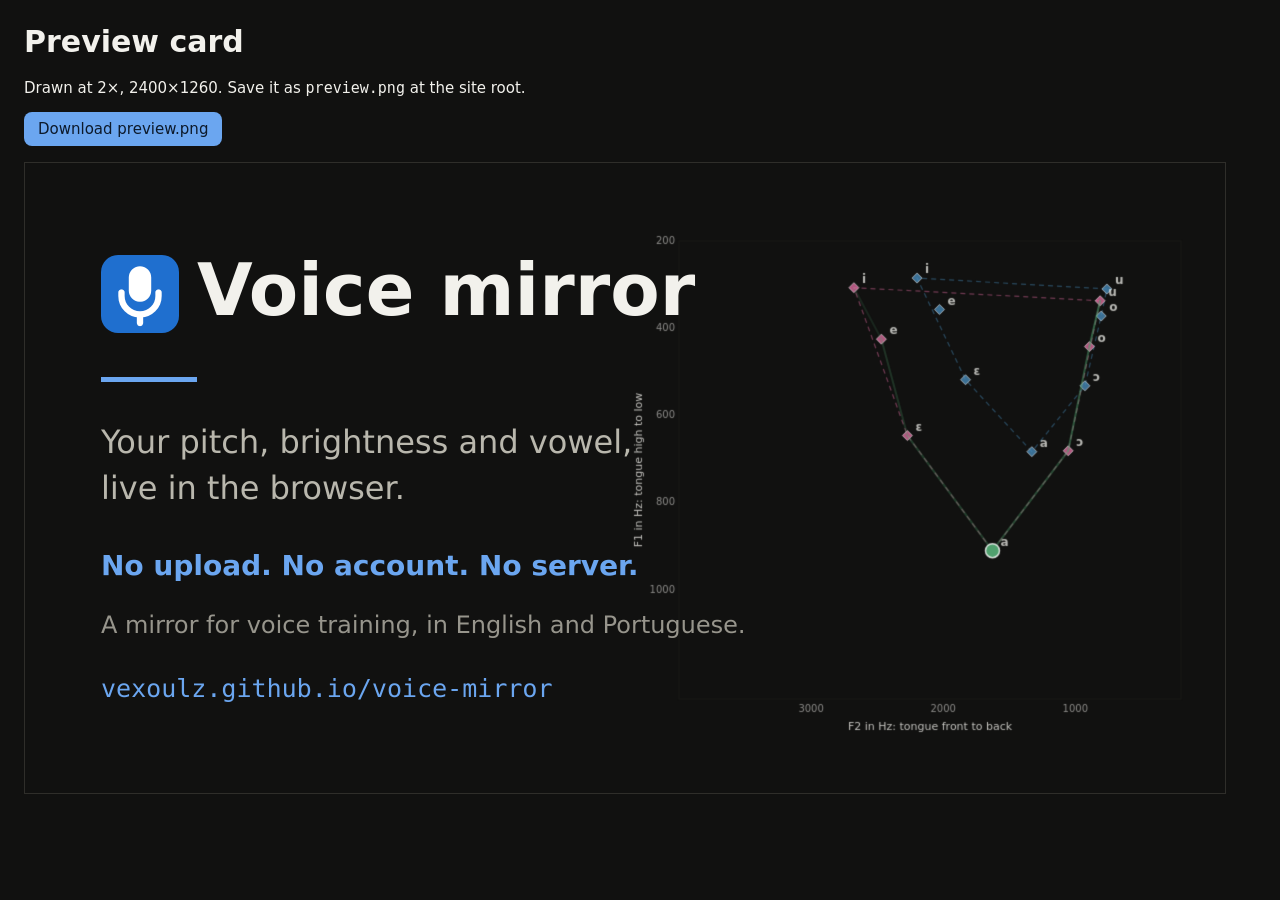
<file: tools/preview-card.html>
<!DOCTYPE html>
<html lang="en">
<head>
<meta charset="utf-8">
<title>Rebuild preview.png</title>
<!--
  The link-preview card, drawn here rather than in an image editor, so it is
  the app's own plane with the app's own colours and the shipped reference: a
  card that cannot drift from what a visitor actually sees.

  Serve the site and open tools/preview-card.html, press the button, and put
  the file that comes down at the root as preview.png. Nothing here ships to a
  visitor; the page exists to be run by hand when the card needs redoing.
-->
<style>
  body { background: #111110; color: #f2f1ec; font: 15px system-ui, sans-serif; margin: 24px; }
  canvas { max-width: 100%; border: 1px solid #2f2e2a; display: block; margin: 16px 0; }
  button { font: inherit; padding: 8px 14px; border-radius: 8px; border: 0; background: #6ba6f0; color: #0d1a2b; }
</style>
</head>
<body data-theme="dark">
<h1>Preview card</h1>
<p>Drawn at 2×, 2400×1260. Save it as <code>preview.png</code> at the site root.</p>
<button id="save" type="button">Download preview.png</button>
<canvas id="card"></canvas>

<script type="module">
// The theme the card is drawn in. The plane reads its ink from the document,
// so the card has to sit in a dark one.
document.documentElement.dataset.theme = "dark";

import { drawPlane } from "../js/draw.js";
import { parseReference, REFERENCE_URL } from "../js/reference.js";

const W = 1200, H = 630, S = 2;
const UI = 'system-ui, -apple-system, "Segoe UI", sans-serif';
const LANG = "pt";
const PATH = ["i", "e", "ɛ", "a", "ɔ", "o", "u"];   // the path traced on the plane

const load = src => new Promise((res, rej) => {
  const i = new Image();
  i.onload = () => res(i);
  i.onerror = rej;
  i.src = src;
});

// Not loadShipped(): its URL is relative to the page asking, and this page
// sits a directory down from the one the app is served at.
const ref = parseReference(await (await fetch("../" + REFERENCE_URL)).text());
const rows = ref.vowels.filter(v => v.lang === LANG);
const icon = await load("../icon.svg");

const card = document.getElementById("card");
card.width = W * S;
card.height = H * S;
card.style.width = W + "px";
const g = card.getContext("2d");
g.scale(S, S);

// The page has no app.css, so the card's own palette is the app's dark one.
const BG = "#111110", INK = "#f2f1ec", DIM = "#b9b7ad", FAINT = "#97958c", ACCENT = "#6ba6f0";
document.body.style.setProperty("--ink", INK);
document.body.style.setProperty("--border", "#2f2e2a");
document.body.style.setProperty("--accent", ACCENT);
document.body.style.setProperty("--ink-faint", FAINT);

g.fillStyle = BG;
g.fillRect(0, 0, W, H);

// The plane itself, drawn by js/draw.js into a canvas sized in CSS pixels the
// way the app sizes its own.
const at = v => [v.w_f1, v.w_f2, null];
const order = PATH.map(s => rows.find(r => r.vowel === s)).filter(Boolean);
const plane = document.createElement("canvas");
plane.style.cssText = "position:fixed;left:-9999px;width:560px;height:500px";
document.body.append(plane);
drawPlane(plane, {
  rows, target: null, trail: order.map(at),
  smooth: at(order[3] || rows[0]), steady: true, probe: null, heard: null
});
g.drawImage(plane, 604, 72, 560, 500);
plane.remove();

g.drawImage(icon, 76, 92, 78, 78);
g.fillStyle = INK;
g.font = "700 72px " + UI;
g.fillText("Voice mirror", 172, 152);
g.fillStyle = ACCENT;
g.fillRect(76, 214, 96, 5);
g.fillStyle = DIM;
g.font = "400 32px " + UI;
g.fillText("Your pitch, brightness and vowel,", 76, 290);
g.fillText("live in the browser.", 76, 336);
g.fillStyle = ACCENT;
g.font = "600 28px " + UI;
g.fillText("No upload. No account. No server.", 76, 412);
g.fillStyle = FAINT;
g.font = "400 24px " + UI;
g.fillText("A mirror for voice training, in English and Portuguese.", 76, 470);
g.fillStyle = ACCENT;
g.font = '400 25px ui-monospace, SFMono-Regular, Consolas, monospace';
g.fillText("vexoulz.github.io/voice-mirror", 76, 534);

document.getElementById("save").onclick = () => {
  card.toBlob(blob => {
    const url = URL.createObjectURL(blob);
    const a = document.createElement("a");
    a.href = url;
    a.download = "preview.png";
    document.body.append(a);
    a.click();
    a.remove();
    setTimeout(() => URL.revokeObjectURL(url), 30000);
  }, "image/png");
};
</script>
</body>
</html>
</file>
<file: app.css>
/* Tokens first, everything else against them. Dark follows the system and the
   toggle overrides it, which is why the dark values are declared twice: the
   media query for the system setting, the attribute for the toggle. */
:root {
  --bg: #f6f5f2;
  --surface: #ffffff;
  --surface-2: #f3f2ee;
  --border: #e2e0da;
  --border-strong: #c9c6be;
  --ink: #1a1a19;
  --ink-dim: #4f4d48;
  --ink-faint: #6b6962;
  --accent: #1f6fcf;
  --accent-ink: #ffffff;
  --accent-soft: rgba(31, 111, 207, .10);
  --live: #c2362d;
  --warn: #b3261e;
  --radius: 12px;
  --radius-sm: 8px;
  --shadow: 0 1px 2px rgba(20, 20, 18, .04), 0 4px 16px rgba(20, 20, 18, .05);
  --space-1: 4px;
  --space-2: 8px;
  --space-3: 12px;
  --space-4: 16px;
  --space-5: 24px;
  color-scheme: light;
}
@media (prefers-color-scheme: dark) {
  :root:not([data-theme="light"]) {
    --bg: #111110;
    --surface: #1a1a18;
    --surface-2: #222220;
    --border: #2f2e2a;
    --border-strong: #46453f;
    --ink: #f2f1ec;
    --ink-dim: #b9b7ad;
    --ink-faint: #97958c;
    --accent: #6ba6f0;
    --accent-ink: #0d1a2b;
    --accent-soft: rgba(107, 166, 240, .14);
    --live: #f07a70;
    --warn: #f28c85;
    --shadow: 0 1px 2px rgba(0, 0, 0, .3);
    color-scheme: dark;
  }
}
:root[data-theme="dark"] {
  --bg: #111110;
  --surface: #1a1a18;
  --surface-2: #222220;
  --border: #2f2e2a;
  --border-strong: #46453f;
  --ink: #f2f1ec;
  --ink-dim: #b9b7ad;
  --ink-faint: #97958c;
  --accent: #6ba6f0;
  --accent-ink: #0d1a2b;
  --accent-soft: rgba(107, 166, 240, .14);
  --live: #f07a70;
  --warn: #f28c85;
  --shadow: 0 1px 2px rgba(0, 0, 0, .3);
  color-scheme: dark;
}

* { box-sizing: border-box; }

body {
  margin: 0;
  padding: var(--space-5) var(--space-4);
  background: var(--bg);
  color: var(--ink);
  font: 15px/1.55 system-ui, -apple-system, "Segoe UI", Roboto, sans-serif;
  max-width: 980px;
  margin-inline: auto;
}

h1 { font-size: 1.6rem; line-height: 1.2; letter-spacing: -.01em; margin: 0; }
h2 { font-size: 1rem; margin: 0 0 .4em 0; }

/* Title left, tools right, the one-line description under both at full
   width, so it wraps with the window rather than at a fixed measure. */
.head {
  position: relative;
  display: grid; grid-template-columns: 1fr auto;
  align-items: center; gap: var(--space-1) var(--space-3);
}
.head .sub { grid-column: 1 / -1; }
.sub { margin: 0; color: var(--ink-dim); font-size: .92rem; }
.head-tools { display: flex; align-items: center; gap: var(--space-2); }

/* Icon controls in the header. */
.tool, .seg {
  display: inline-flex; align-items: center; justify-content: center; gap: 6px;
  height: 36px; min-width: 36px; padding: 0 10px;
  color: var(--ink-dim); cursor: pointer;
  border-radius: var(--radius-sm);
  transition: color .12s, background-color .12s, border-color .12s;
}
.tool svg, .seg svg {
  width: 18px; height: 18px; flex: 0 0 auto;
  fill: none; stroke: currentColor; stroke-width: 1.8; stroke-linecap: round; stroke-linejoin: round;
}
.tool {
  border: 1px solid var(--border-strong); background: var(--surface);
  font-size: .9rem; list-style: none;
}
.tool::-webkit-details-marker { display: none; }
.tool:hover, .settings[open] > .tool { color: var(--ink); border-color: var(--accent); background: var(--accent-soft); }

.theme-switch {
  display: inline-flex; padding: 2px; gap: 2px;
  border: 1px solid var(--border-strong); border-radius: calc(var(--radius-sm) + 2px);
  background: var(--surface);
}
.seg { position: relative; height: 30px; min-width: 32px; padding: 0 7px; border-radius: 6px; }
.lang-switch .seg { font-size: .76rem; font-weight: 650; letter-spacing: .04em; }
.seg input { position: absolute; opacity: 0; width: 1px; height: 1px; margin: 0; pointer-events: none; }
.seg:hover { color: var(--ink); }
.seg:has(input:checked) { color: var(--accent-ink); background: var(--accent); }
.seg:has(input:focus-visible) { outline: 2px solid var(--accent); outline-offset: 1px; }

.card {
  border: 1px solid var(--border);
  border-radius: var(--radius);
  background: var(--surface);
  box-shadow: var(--shadow);
  padding: var(--space-4) var(--space-5) var(--space-5);
  margin: var(--space-4) 0 var(--space-5);
}

.bar { display: flex; gap: var(--space-2); align-items: center; flex-wrap: wrap; margin-bottom: 10px; }
.sub-bar { font-size: .88rem; }
.panel-bar { display: flex; flex-wrap: wrap; font-size: .88rem; color: var(--ink-dim); gap: 6px 16px; }
.panel-bar label { display: flex; gap: .4em; align-items: center; cursor: pointer; min-height: 28px; }
.panel-bar input { accent-color: var(--accent); }
.spacer { margin-left: auto; }
.label { color: var(--ink-dim); }

/* The transport row stays in reach while you scroll down to the plane: the
   Stop button should never be a scroll away while you are speaking. */
.controls {
  position: sticky; top: 0; z-index: 5;
  margin: calc(-1 * var(--space-4)) calc(-1 * var(--space-5)) 0;
  padding: var(--space-3) var(--space-5);
  background: var(--surface);
  border-bottom: 1px solid var(--border);
  border-radius: var(--radius) var(--radius) 0 0;
  gap: var(--space-3);
}
.group { display: inline-flex; gap: 6px; flex-wrap: wrap; }

/* Take and file sit as one quiet block under the transport, their labels in a
   column so the two rows line up. */
.io { margin: var(--space-4) 0 var(--space-3); }
.io > .bar { margin-bottom: var(--space-2); }
.io .label { min-width: 5.5em; font-weight: 500; }

button, select {
  font: inherit;
  font-size: .9em;
  color: var(--ink);
  background: var(--surface);
  border: 1px solid var(--border-strong);
  border-radius: var(--radius-sm);
  padding: 6px 14px;
  min-height: 34px;
  cursor: pointer;
  transition: border-color .12s, background-color .12s, color .12s;
}
button:hover:not(:disabled) { border-color: var(--accent); background: var(--accent-soft); }
/* A select keeps a solid background on hover. The open list is painted with
   the select's own colour, and a translucent tint there comes out over white
   in Chrome on Windows, under light text in the dark theme. */
select:hover:not(:disabled) { border-color: var(--accent); }
option { background: var(--surface); color: var(--ink); }
/* The rule above replaces the browser's grey for an option that cannot be
   picked, so it is put back: a take kept from the rewind buffer has no
   compressed copy, and the option should look as unavailable as it is. */
option:disabled { color: color-mix(in srgb, var(--ink) 38%, var(--surface)); }
button:disabled, select:disabled { opacity: .45; cursor: default; }
button:focus-visible, select:focus-visible, input:focus-visible, summary:focus-visible, a:focus-visible {
  outline: 2px solid var(--accent); outline-offset: 2px;
}
button.primary {
  background: var(--accent); color: var(--accent-ink); border-color: var(--accent);
  font-weight: 600; min-width: 6.5em;
}
button.primary:hover:not(:disabled) { background: var(--accent); filter: brightness(1.08); }
/* Listening, or recording: the button that stops it says so in colour too. */
button.live, button.primary.live {
  background: var(--live); border-color: var(--live); color: #fff; font-weight: 600;
}
button.live::before {
  content: ""; display: inline-block; width: 8px; height: 8px; margin-right: 7px;
  border-radius: 50%; background: currentColor; vertical-align: 1px;
  animation: pulse 1.4s ease-in-out infinite;
}
button.live:hover:not(:disabled) { background: var(--live); filter: brightness(1.08); }
@keyframes pulse { 50% { opacity: .35; } }
@media (prefers-reduced-motion: reduce) { button.live::before { animation: none; } }

button.ghost { padding: 4px 12px; min-height: 30px; font-size: .85em; }
button.tiny { padding: 2px 10px; min-height: 26px; font-size: .8em; }
label { display: inline-flex; gap: .45em; align-items: center; }
select { max-width: 100%; }
#refLang { max-width: 16em; }

.status { margin-left: auto; text-align: right; font-size: .84rem; color: var(--ink-dim); max-width: 42ch; }
.status.bad { color: var(--warn); }
.warn {
  color: var(--warn); font-size: .9rem; margin: var(--space-3) 0 0;
  border: 1px solid currentColor; border-radius: var(--radius-sm); padding: 8px 12px;
}

.dim { color: var(--ink-dim); font-size: .88rem; }
.faint { color: var(--ink-faint); font-size: .8rem; margin: .3em 0 0 0; }

.readout { display: flex; gap: 20px; align-items: baseline; margin-bottom: 6px; }
.big { font-size: 2.4rem; line-height: 1.1; font-weight: 650; letter-spacing: -.02em; font-variant-numeric: tabular-nums; min-width: 3.4em; }
.mid { font-size: 1.7rem; line-height: 1.15; font-weight: 650; letter-spacing: -.01em; font-variant-numeric: tabular-nums; }

canvas { width: 100%; display: block; }
#trace { height: 190px; }
#plane { height: 280px; }
#plane.armed { cursor: crosshair; touch-action: none; }
.tone-bar input[type="range"] { width: 7em; accent-color: var(--accent); vertical-align: middle; }
.tone-bar output { display: inline-block; min-width: 2.2em; text-align: right; font-variant-numeric: tabular-nums; }
.sub-bar .check { margin: 0; }
.tone-bar { margin-top: -2px; }
.tone-bar input[type="number"] {
  width: 5.2em; font: inherit; color: var(--ink); background: var(--surface);
  border: 1px solid var(--border-strong); border-radius: var(--radius-sm); padding: 5px 8px;
}
#formants { height: 150px; margin-top: 4px; }

/* One meter per band. A grid rather than a stacked bar, because overlapping
   bands are not parts of one whole. */
.share-list {
  display: grid; gap: 10px 20px; margin-top: 14px;
  grid-template-columns: repeat(auto-fill, minmax(150px, 1fr));
}
.share-label {
  display: flex; align-items: baseline; gap: 6px;
  font-size: .8rem; color: var(--ink-dim); margin-bottom: 4px;
}
.share-label i { flex: 0 0 auto; width: 9px; height: 9px; border-radius: 3px; align-self: center; }
.share-label span { flex: 1 1 auto; min-width: 0; overflow: hidden; text-overflow: ellipsis; white-space: nowrap; }
.share-label b { color: var(--ink); font-weight: 600; font-variant-numeric: tabular-nums; }
.share-track { height: 6px; border-radius: 3px; background: var(--surface-2); overflow: hidden; }
.share-fill { width: 0; height: 100%; border-radius: 3px; transition: width .2s; }
.share-item.outside .share-label { font-style: italic; }
.legend {
  display: flex; gap: 6px 16px; flex-wrap: wrap;
  margin-top: 8px; font-size: .8rem; color: var(--ink-dim);
}
.legend b { color: var(--ink); font-weight: 600; font-variant-numeric: tabular-nums; }
.legend i { display: inline-block; width: 9px; height: 9px; border-radius: 3px; margin-right: 6px; }

/* Panels: each one reads as its own unit, with a heading a step above the
   labels inside it and a rule between it and the one before. */
.panel {
  border-top: 1px solid var(--border);
  margin-top: var(--space-5);
  padding-top: var(--space-4);
}
.panel-head, .sec-head { display: flex; align-items: center; gap: var(--space-2); margin-bottom: var(--space-2); }
.panel-head h2 {
  font-size: .8rem; font-weight: 650; margin: 0; color: var(--ink-dim);
  text-transform: uppercase; letter-spacing: .07em;
}
.sec-head h3 { margin: 0; }
.meta {
  margin-left: auto; font-size: .84rem; color: var(--ink-dim);
  font-variant-numeric: tabular-nums; text-align: right;
}
.stat-row { display: flex; gap: 8px; align-items: baseline; margin-top: 2px; }

/* The three single-figure panels share a row as tiles rather than each taking
   a full-width band for one number. */
.stat-grid {
  display: grid; gap: var(--space-3);
  grid-template-columns: repeat(auto-fit, minmax(min(100%, 220px), 1fr));
  margin-top: var(--space-5);
}
.stat-grid > .panel {
  margin: 0; padding: var(--space-3) var(--space-4) var(--space-4);
  border: 1px solid var(--border); border-radius: var(--radius-sm);
  background: var(--surface-2);
}
.stat-grid .panel-head { flex-wrap: wrap; }
.stat-grid .meta { flex-basis: 100%; margin-left: 0; text-align: left; order: 3; }

/* The (i) button. Small to look at, but its hit area is padded out so it is
   not fiddly to tap. */
button.info {
  position: relative;
  width: 18px; height: 18px; min-height: 0; padding: 0;
  border-radius: 50%;
  font: italic 600 11px/16px Georgia, "Times New Roman", serif;
  color: var(--ink-faint);
  background: transparent;
  border: 1px solid var(--border-strong);
  flex: 0 0 auto;
}
button.info:hover:not(:disabled) { color: var(--accent); background: transparent; }
button.info::after { content: ""; position: absolute; inset: -12px; }
button.info[aria-expanded="true"] { color: var(--accent-ink); background: var(--accent); border-color: var(--accent); }
.info-text {
  font-size: .88rem; color: var(--ink-dim); line-height: 1.55;
  background: var(--accent-soft); border: 0; border-left: 3px solid var(--accent);
  border-radius: 0 var(--radius-sm) var(--radius-sm) 0;
  padding: 8px 14px; margin: 0 0 12px 0;
}
.info-text p, .settings .info-text p { margin: .3em 0; }
.info-text b { color: var(--ink); }
.info-text a { color: var(--accent); }
.i-inline {
  display: inline-block; width: 15px; height: 15px; border-radius: 50%;
  border: 1px solid var(--ink-faint); text-align: center;
  font: italic 600 10px/13px Georgia, serif; vertical-align: 1px;
}

.track { position: relative; height: 10px; margin-top: 10px; border-radius: 5px; background: var(--border); }
.pin {
  position: absolute; top: -4px; width: 4px; height: 18px; margin-left: -2px;
  border-radius: 2px; background: var(--accent); left: 0; transition: left .12s;
  box-shadow: 0 0 0 2px var(--surface-2);
}
/* Past either end of the scale the pin becomes an arrow pointing off it, so a
   reading of 400 Hz on a bar that starts at 600 does not look like 600. */
.pin.off-low, .pin.off-high {
  width: 0; height: 0; top: -1px; margin-left: 0; border-radius: 0; background: transparent; box-shadow: none;
  border-top: 6px solid transparent; border-bottom: 6px solid transparent;
}
.pin.off-low { border-right: 9px solid var(--accent); }
.pin.off-high { border-left: 9px solid var(--accent); margin-left: -9px; }
.scale { display: flex; justify-content: space-between; font-size: .74rem; color: var(--ink-faint); margin-top: 6px; }

.hint {
  font-size: .88rem; color: var(--ink-dim); margin-top: 8px;
  min-height: 4.2em; white-space: pre-line; line-height: 1.55;
  font-variant-numeric: tabular-nums;
}
#cite { margin-top: .7em; }
.say { font-size: 1.25rem; margin: .2em 0 0 0; }

/* The about text and the settings panel share one disclosure look: a quiet
   row with a chevron that turns when it opens. */
.foot { color: var(--ink-dim); font-size: .9rem; }
.foot strong { color: var(--ink); }
.foot a { color: var(--accent); }
.fold {
  border: 1px solid var(--border); border-radius: var(--radius);
  background: var(--surface);
}
.fold > summary {
  cursor: pointer; list-style: none;
  display: flex; align-items: center; gap: 10px;
  padding: 12px var(--space-4);
  color: var(--ink); font-weight: 600;
  border-radius: var(--radius);
}
.fold > summary::-webkit-details-marker { display: none; }
.fold > summary::before {
  content: ""; width: 6px; height: 6px; margin: 0 2px;
  border-right: 2px solid var(--ink-dim); border-bottom: 2px solid var(--ink-dim);
  transform: rotate(-45deg); transition: transform .15s;
}
.fold[open] > summary::before { transform: rotate(45deg); }
.fold > summary:hover { background: var(--accent-soft); }
.fold[open] > summary { border-bottom: 1px solid var(--border); border-radius: var(--radius) var(--radius) 0 0; }
.fold-body { padding: 4px var(--space-4) var(--space-3); }
.fold-body p { margin: .7em 0; }

/* Settings: a popover from the header, shut by default, because none of it is
   needed to start and it should cost the page no height while shut. */
.settings { position: static; }
.settings-panel {
  position: absolute; z-index: 30; right: 0; top: calc(100% + 8px);
  width: min(640px, calc(100vw - 32px));
  max-height: calc(100vh - 120px); overflow: auto; overscroll-behavior: contain;
  background: var(--surface);
  border: 1px solid var(--border-strong); border-radius: var(--radius);
  box-shadow: 0 12px 40px rgba(0, 0, 0, .22);
  font-size: .9rem;
}
.settings-top {
  position: sticky; top: 0; z-index: 1;
  display: flex; align-items: center; justify-content: space-between;
  padding: 10px var(--space-4);
  background: var(--surface); border-bottom: 1px solid var(--border);
}
.settings-top h2 { margin: 0; font-size: 1rem; }
.settings section { padding: 12px var(--space-4); border-top: 1px solid var(--border); }
.settings-top + section { border-top: 0; }
.settings h3 { font-size: .88rem; margin: 0 0 .4em 0; color: var(--ink); }
.settings p { margin: 0 0 .6em 0; }
.settings a { color: var(--accent); }
.ghost-link { font-size: .85rem; padding: 4px 2px; }

.bands { display: flex; flex-direction: column; gap: 6px; margin-bottom: 8px; }
.band { display: flex; gap: 6px; align-items: center; flex-wrap: wrap; }
.band input[type="text"] { flex: 1 1 9em; min-width: 7em; }
.band input[type="number"] { width: 5.5em; }
.band input[type="color"] { width: 2.4em; padding: 2px; height: 2.1em; }
.band input {
  font: inherit; font-size: .9em; color: var(--ink);
  background: var(--surface); border: 1px solid var(--border-strong);
  border-radius: var(--radius-sm); padding: 5px 8px;
}
.band .drop { padding: 3px 9px; }
.band span { color: var(--ink-faint); font-size: .8em; }
.check { gap: .45em; margin: 2px 0 10px; font-size: .88rem; color: var(--ink-dim); cursor: pointer; }
.check input { accent-color: var(--accent); }
.band-shade { gap: .3em; font-size: .82em; color: var(--ink-dim); cursor: pointer; }
.band-shade input { accent-color: var(--accent); }

/* The reference page. */
.doc main > .card > h2, .prose h2 { font-size: 1.15rem; margin: 0 0 var(--space-3); }
.prose h3 { font-size: 1rem; margin: 1.4em 0 .4em; }
.prose p { margin: .6em 0; }
.prose a, .doc .faint a { color: var(--accent); }
code {
  font: .88em/1.5 ui-monospace, "Cascadia Code", Consolas, monospace;
  background: var(--surface-2); border-radius: 4px; padding: 1px 4px;
}
pre {
  margin: .8em 0; padding: 12px 14px; overflow: auto;
  background: var(--surface-2); border: 1px solid var(--border); border-radius: var(--radius-sm);
}
pre code { background: none; padding: 0; font-size: .82rem; }
.table-wrap { overflow-x: auto; margin: .6em 0; }
table { width: 100%; border-collapse: collapse; font-size: .88rem; }
th, td { text-align: left; padding: 6px 10px; border-bottom: 1px solid var(--border); vertical-align: top; }
th { color: var(--ink-dim); font-weight: 600; font-size: .8rem; }
.num { text-align: right; font-variant-numeric: tabular-nums; white-space: nowrap; }
.ipa { font-size: 1.05rem; }
.swatch { display: inline-block; width: 10px; height: 10px; border-radius: 3px; margin-right: 8px; }
.sets { display: grid; gap: var(--space-4); }
.set {
  border: 1px solid var(--border); border-radius: var(--radius-sm);
  background: var(--surface-2); padding: var(--space-3) var(--space-4);
}
.set-head { display: flex; align-items: baseline; justify-content: space-between; gap: var(--space-3); }
.set-head h3 { margin: 0; font-size: 1rem; }
.set table { background: var(--surface); border-radius: 6px; }
.set .bar { margin: var(--space-3) 0 var(--space-2); }
.json > summary { cursor: pointer; color: var(--accent); font-size: .85rem; padding: 4px 0; }
.json pre { max-height: 360px; }
a.button {
  display: inline-flex; align-items: center; min-height: 34px; padding: 6px 14px;
  font-size: .9em; color: var(--ink); text-decoration: none;
  background: var(--surface); border: 1px solid var(--border-strong); border-radius: var(--radius-sm);
}
a.button:hover { border-color: var(--accent); background: var(--accent-soft); }
a.tool { text-decoration: none; }

[hidden] { display: none !important; }

@media (max-width: 560px) {
  body { padding: var(--space-4) 12px; }
  .tool-label { display: none; }
  .tool { padding: 0; }
  /* On a phone the panel is a sheet over the whole screen rather than a
     dropdown that could run off its edge. */
  .settings-panel {
    position: fixed; inset: 8px; top: 8px; width: auto; max-height: none;
  }
  .card { padding: var(--space-3) var(--space-4) var(--space-4); }
  .controls { margin: calc(-1 * var(--space-3)) calc(-1 * var(--space-4)) 0; padding: 10px var(--space-4); gap: var(--space-2); }
  /* Three wrapped rows of buttons would cover a third of a phone screen. */
  .controls { position: static; }
  .io .label { min-width: 0; }
  #plane { height: 320px; }
  .sub-bar label { width: 100%; }
  #refLang { max-width: none; flex: 1 1 auto; }
  .status { margin-left: 0; text-align: left; width: 100%; }
  .big { font-size: 2rem; }
  h1 { font-size: 1.35rem; }
}
</file>
